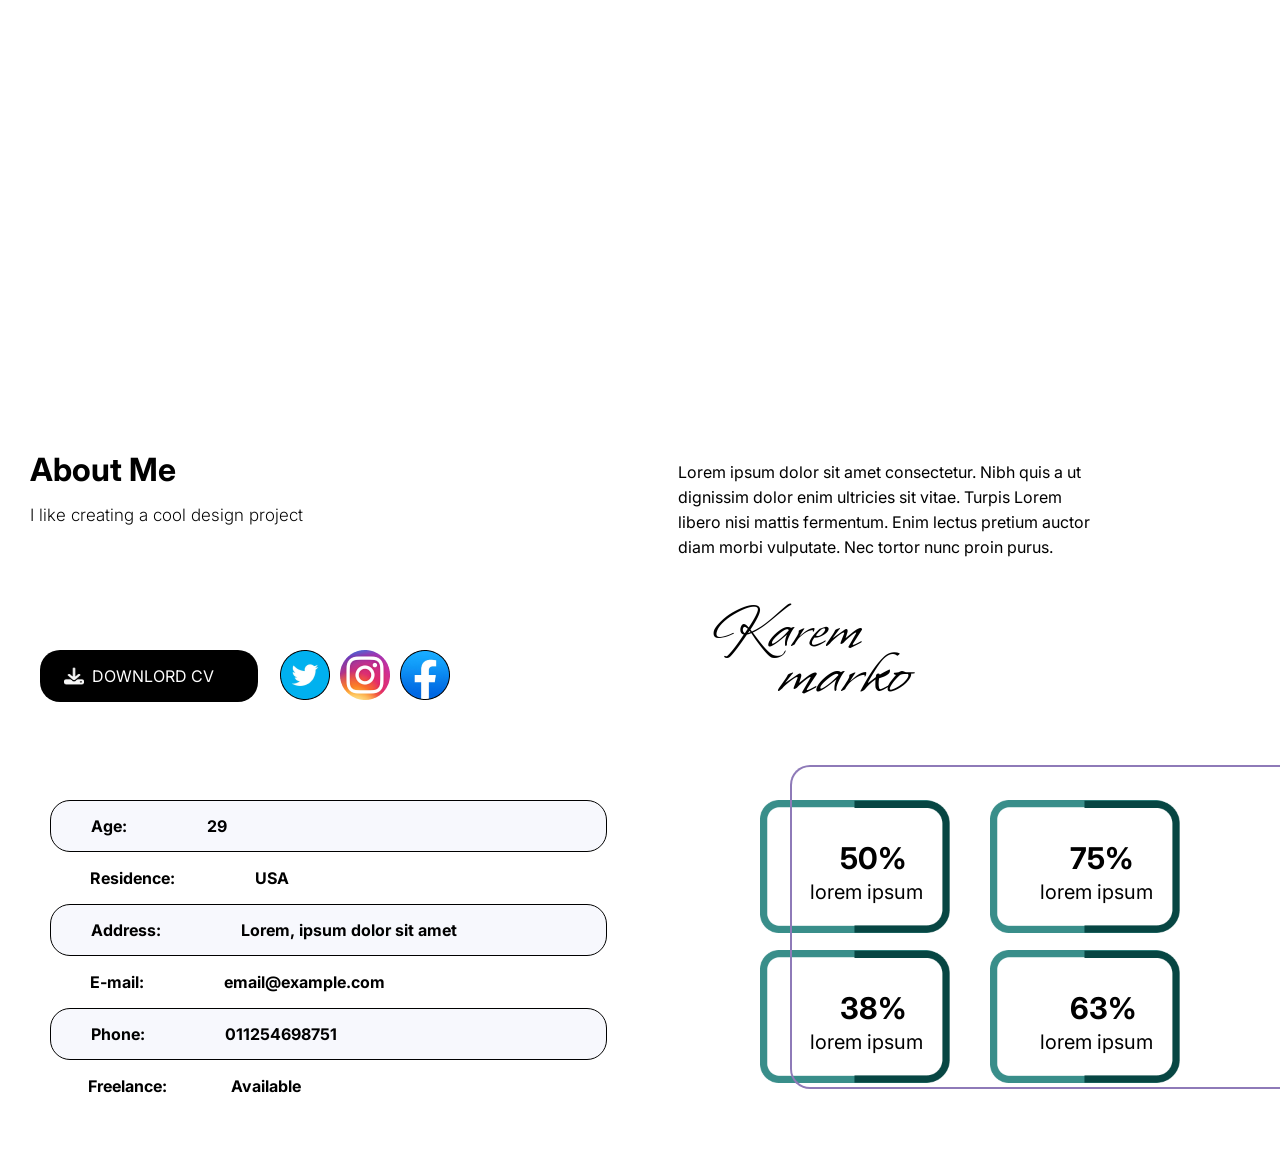
<file: index.html>
<!DOCTYPE html>
<html lang="en">
<head>
    <meta charset="UTF-8">
    <meta name="viewport" content="width=device-width, initial-scale=1.0">

    <link rel="preconnect" href="https://fonts.googleapis.com">
    <link rel="preconnect" href="https://fonts.gstatic.com" crossorigin>
    <link href="https://fonts.googleapis.com/css2?family=Inter:ital,opsz,wght@0,14..32,100..900;1,14..32,100..900&family=Train+One&family=Whisper&display=swap" rel="stylesheet">

    <link rel="stylesheet" href="style.css">
    <title>Document</title>
</head>
<body>
    <div class="about">
        <div class="me">
            <div class="text">
                <h1>About Me</h1>
                <span>I like creating a cool design project</span>
                <div class="texts">
                    <span>
                        Lorem ipsum dolor sit amet consectetur. Nibh quis a ut<br>dignissim dolor enim ultricies sit vitae. Turpis Lorem<br>libero nisi mattis fermentum. Enim lectus pretium auctor<br> diam morbi vulputate. Nec tortor nunc proin purus.  
                    </span>
                    <small>
                        Karem
                    </small>
                    <small id="small">
                        marko
                    </small>


                </div>
            </div>
            <div class="button">
                <img src="images\Vector.png" alt="">
                <span>DOWNLORD CV</span>
            </div>

            <div class="social">
                <img id="twitter" src="images\Ellipse 2.png" alt="">
                <img id=" instagram" src="images\Rectangle 2.png" alt="">
                <img id="facebook" src="images\Ellipse 3.png" alt="">
            </div>

            <div class="contact">
                <div class="border">
                    <p>Age:</p>
                    <span>29</span>
                </div>

                <div class="none">
                    <p>Residence:</p>
                    <span>USA</span>
                </div>

                <div class="border">
                    <p>Address:</p>
                    <span>Lorem, ipsum dolor sit amet</span>
                </div>

                <div class="none">
                    <p>E-mail:</p>
                    <span>email@example.com</span>
                </div>

                <div class="border">
                    <p>Phone:</p>
                    <span>011254698751</span>
                </div>

                <div class="Freelance">
                    <p>Freelance:</p>
                    <span>Available</span>
                </div>

                <div class="percentages">
                    <div class="one">
                        <img src="images\Group 4 (1).png" alt="">
                        <span>50%</span>
                        <small><nobr>lorem ipsum</nobr></small>
                    </div>

                    <div class="two">
                        <img src="images\Group 4 (1).png" alt="">
                        <span>75%</span>
                        <small>lorem ipsum</small>
                    </div>

                    <div class="three">
                        <img src="images\Group 4 (1).png" alt="">
                        <span>38%</span>
                        <small>lorem ipsum</small>
                    </div>

                    <div class="four">
                        <img src="images\Group 4 (1).png" alt="">
                        <span>63%</span>
                        <small>lorem ipsum</small>
                    </div>
                    
                    <div class="five">
                    </div>
                </div>
                <div class="percentage">
                   
                </div>
            </div>

        </div>
    </div>
</body>
</html>
</file>
<file: style.css>
*{ 
    margin: 0;
    padding: 0;
 }
 
body{
 font-family: inter;
}

.about .me .text{
    display:flex;
    flex-direction: column;
    position: relative;
    top: 450px;
    left: 30px;
    gap: 1rem;
}

.about .me .text span{
    font-size: 17px;
    font-weight: 280;    
}

.about .me .text .texts span{
    display: flex;
    position: absolute;
    font-size: 16px;
    font-weight: 400;
    line-height: 25px;
    right: 220px;
    top:10px;
}

.about .me .text .texts small{
    display: flex;
    flex-direction: column;
    font-family: whisper;
    font-size: 65px;
    position: absolute;
    right: 450px;
    top:140px;
}

.about .me .text .texts #small{
    display: flex;
    flex-direction: column;
    font-family: whisper;
    font-size: 70px;
    position: absolute;
    right: 400px;
    top:180px;
}

.about .button{
    background-color: black;
    color: white;
    border: none;
        border-radius: 20px;
        padding: 1rem 1.5rem;
        display: flex;
        align-items: center;
        cursor: pointer;
        width: 170px;
        position: absolute;
        top: 650px;
        margin-left:40px;
        gap: .5rem;
} 

.about .button img{
        width: 20px;
}

.about .me .social{
    display: flex;
    margin-left:30px;    
    position: absolute;
    top: 650px;
    left: 250px;
    width: 15px;
    gap: 10px;
}

.about .contact{
    display: flex;
    flex-direction: column;
    position: absolute;
    top: 800px;
    gap: 1rem;
    margin-left: 40px;   
}

.about .border{
    background: #f7f8fd;
    display: flex;
    font-weight: bold;
    border: 1px solid black;
    border-radius: 20px;
    margin-left: 10px;
    gap: 5rem;
    padding: 15px;
    padding-left: 40px;
    width: 500px;
    
}

.about .none{
    display: flex;
    font-weight: bold;
    gap: 5rem;
    padding-left: 30px;
    margin-left: 20px;
}

.about .Freelance{
    display: flex;
    font-weight: bold;
    gap: 4rem;
    padding-left: 48px;
    padding-bottom: 30px;
}

.about .contact .percentages img{
    width: 190px;
    display: flex;
}

.about .contact .percentages span{
    font-size: 20px;
    font-weight: bolder
}

.about .contact .percentages .one{
    position: absolute;
    top: 0px;
    left: 720px;
    width: 20px;
}

.about .contact .percentages .one span{
    font-family: inter;
    font-size: 30px;
    font-weight: 800px;
    position: absolute;
    top: 40px;
    left: 80px;
}

.about .contact .percentages .one small{
    font-family: inter;
    font-size: 20px;
    position: absolute;
    top: 80px;
    left: 50px;
}

.about .contact .percentages .two{
    position: absolute;
    top: 0px;
    left: 950px;
}

.about .contact .percentages .two span{
    font-family: inter;
    font-size: 30px;
    font-weight: 800px;
    position: absolute;
    top: 40px;
    left: 80px;
}

.about .contact .percentages .two small{
    font-family: inter;
    font-size: 20px;
    position: absolute;
    top: 80px;
    left: 50px;
}

.about .contact .percentages .three{
    position: absolute;
    top: 150px;
    left: 720px;
}

.about .contact .percentages .three span{
    font-family: inter;
    font-size: 30px;
    font-weight: 800px;
    position: absolute;
    top: 40px;
    left: 80px;
}

.about .contact .percentages .three small{
    font-family: inter;
    font-size: 20px;
    position: absolute;
    top: 80px;
    left: 50px;
}

.about .contact .percentages .four{
    position: absolute;
    top: 150px;
    left: 950px;
}

.about .contact .percentages .four span{
    font-family: inter;
    font-size: 30px;
    font-weight: 800px;
    position: absolute;
    top: 40px;
    left: 80px;
}

.about .contact .percentages .four small{
    font-family: inter;
    font-size: 20px;
    position: absolute;
    top: 80px;
    left: 50px;
}

.about .contact .percentages .five{
    border: 2px solid #8E7AB8;
    border-top-left-radius: 20px;
    border-bottom-left-radius: 20px;
    border-right: none;
    padding: 160px;
    padding-left: 397px;
    position: absolute;
    top: -35px;
    left: 750px;
}
</file>
<file: about.css>
*{ 
    margin: 0;
    padding: 0;
 }
 
body{
 font-family: inter;
}

.about .me .text{
    display:flex;
    flex-direction: column;
    position: relative;
    top: 450px;
    left: 30px;
    gap: 1rem;
}

.about .me .text span{
    font-size: 17px;
    font-weight: 280;    
}

.about .me .text .texts span{
    display: flex;
    position: absolute;
    font-size: 16px;
    font-weight: 400;
    line-height: 25px;
    right: 220px;
    top:10px;
}

.about .me .text .texts small{
    display: flex;
    flex-direction: column;
    font-family: whisper;
    font-size: 65px;
    position: absolute;
    right: 450px;
    top:140px;
}

.about .me .text .texts #small{
    display: flex;
    flex-direction: column;
    font-family: whisper;
    font-size: 70px;
    position: absolute;
    right: 400px;
    top:180px;
}

.about .button{
    background-color: black;
    color: white;
    border: none;
        border-radius: 20px;
        padding: 1rem 1.5rem;
        display: flex;
        align-items: center;
        cursor: pointer;
        width: 170px;
        position: absolute;
        top: 650px;
        margin-left:40px;
        gap: .5rem;
} 

.about .button img{
        width: 20px;
}

.about .me .social{
    display: flex;
    margin-left:30px;    
    position: absolute;
    top: 650px;
    left: 250px;
    width: 15px;
    gap: 10px;
}

.about .contact{
    display: flex;
    flex-direction: column;
    position: absolute;
    top: 800px;
    gap: 1rem;
    margin-left: 40px;   
}

.about .border{
    background: #f7f8fd;
    display: flex;
    font-weight: bold;
    border: 1px solid black;
    border-radius: 20px;
    margin-left: 10px;
    gap: 5rem;
    padding: 15px;
    padding-left: 40px;
    width: 500px;
    
}

.about .none{
    display: flex;
    font-weight: bold;
    gap: 5rem;
    padding-left: 30px;
    margin-left: 20px;
}

.about .Freelance{
    display: flex;
    font-weight: bold;
    gap: 4rem;
    padding-left: 48px;
    padding-bottom: 30px;
}

.about .contact .percentages img{
    width: 190px;
    display: flex;
}

.about .contact .percentages span{
    font-size: 20px;
    font-weight: bolder
}

.about .contact .percentages .one{
    position: absolute;
    top: 0px;
    left: 720px;
    width: 20px;
}

.about .contact .percentages .one span{
    font-family: inter;
    font-size: 30px;
    font-weight: 800px;
    position: absolute;
    top: 40px;
    left: 80px;
}

.about .contact .percentages .one small{
    font-family: inter;
    font-size: 20px;
    position: absolute;
    top: 80px;
    left: 50px;
}

.about .contact .percentages .two{
    position: absolute;
    top: 0px;
    left: 950px;
}

.about .contact .percentages .two span{
    font-family: inter;
    font-size: 30px;
    font-weight: 800px;
    position: absolute;
    top: 40px;
    left: 80px;
}

.about .contact .percentages .two small{
    font-family: inter;
    font-size: 20px;
    position: absolute;
    top: 80px;
    left: 50px;
}

.about .contact .percentages .three{
    position: absolute;
    top: 150px;
    left: 720px;
}

.about .contact .percentages .three span{
    font-family: inter;
    font-size: 30px;
    font-weight: 800px;
    position: absolute;
    top: 40px;
    left: 80px;
}

.about .contact .percentages .three small{
    font-family: inter;
    font-size: 20px;
    position: absolute;
    top: 80px;
    left: 50px;
}

.about .contact .percentages .four{
    position: absolute;
    top: 150px;
    left: 950px;
}

.about .contact .percentages .four span{
    font-family: inter;
    font-size: 30px;
    font-weight: 800px;
    position: absolute;
    top: 40px;
    left: 80px;
}

.about .contact .percentages .four small{
    font-family: inter;
    font-size: 20px;
    position: absolute;
    top: 80px;
    left: 50px;
}

.about .contact .percentages .five{
    border: 2px solid #8E7AB8;
    border-top-left-radius: 20px;
    border-bottom-left-radius: 20px;
    border-right: none;
    padding: 160px;
    padding-left: 397px;
    position: absolute;
    top: -35px;
    left: 750px;
}
</file>
